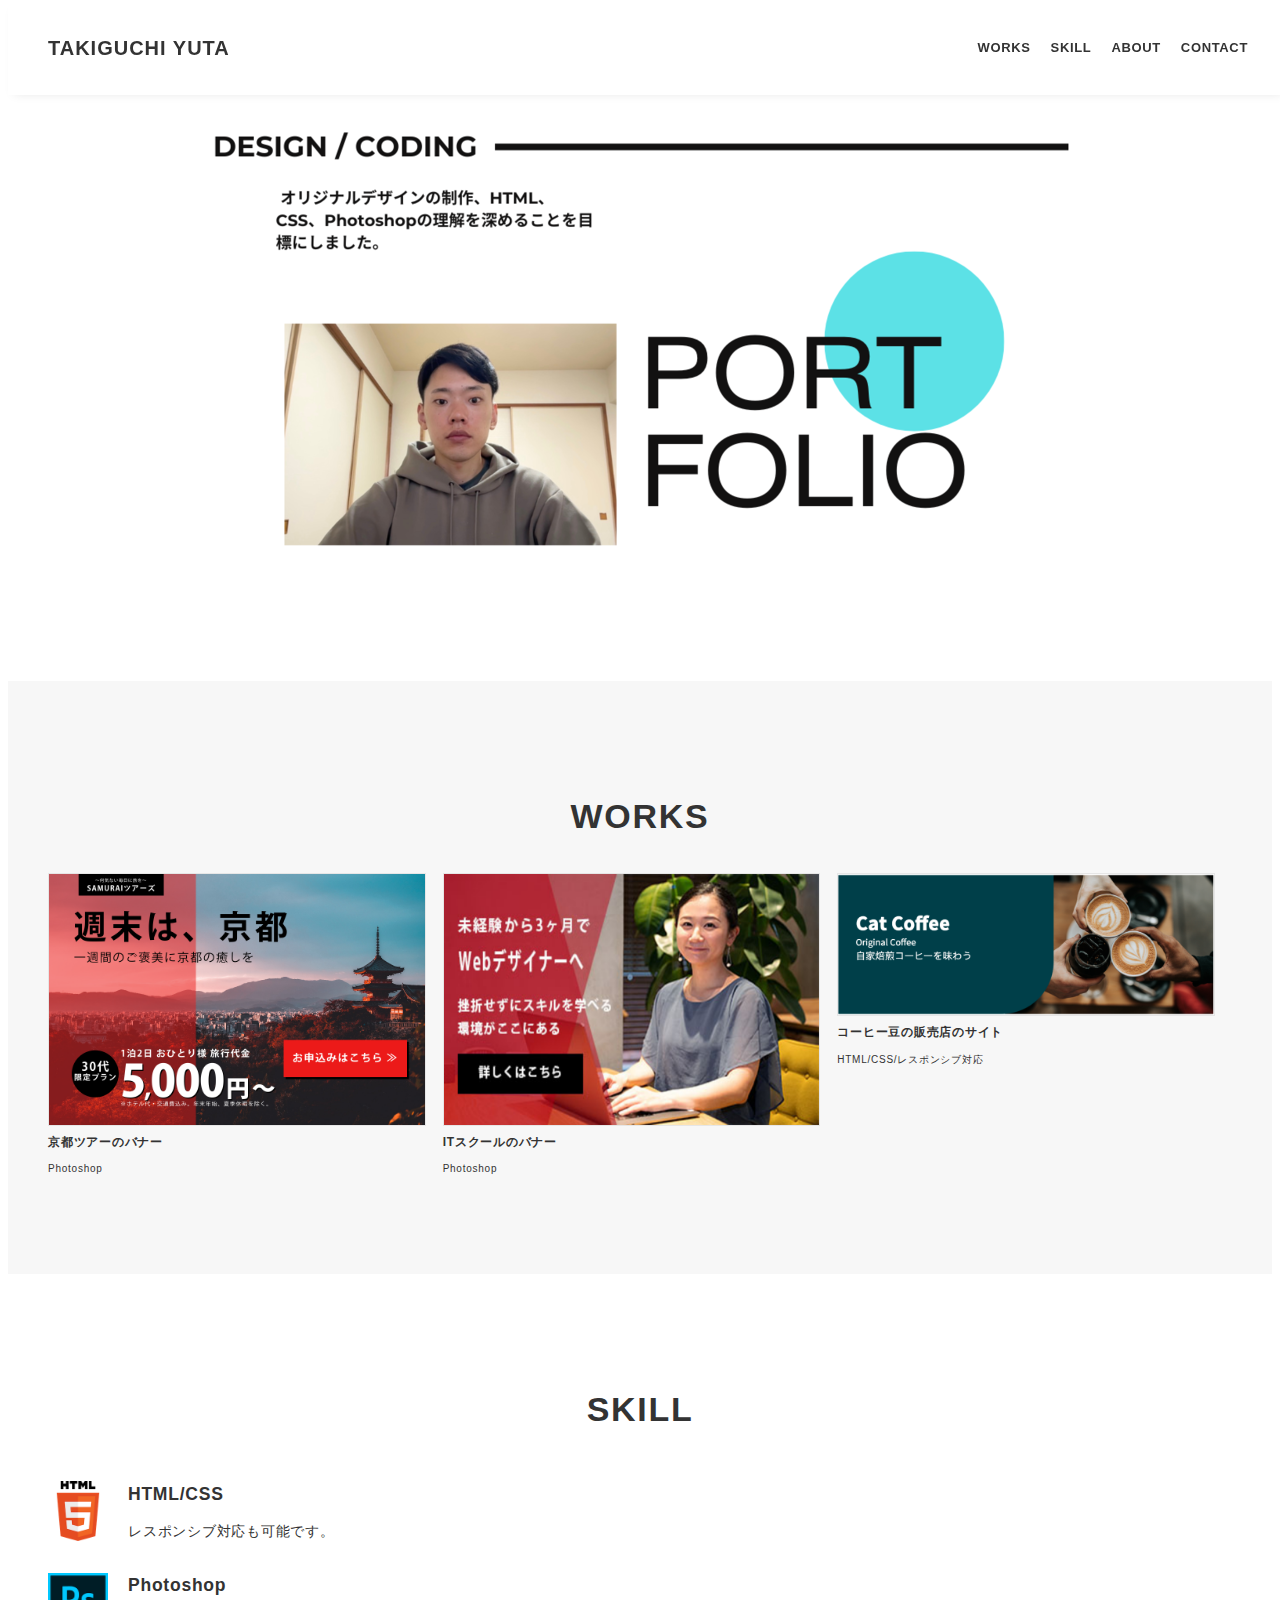
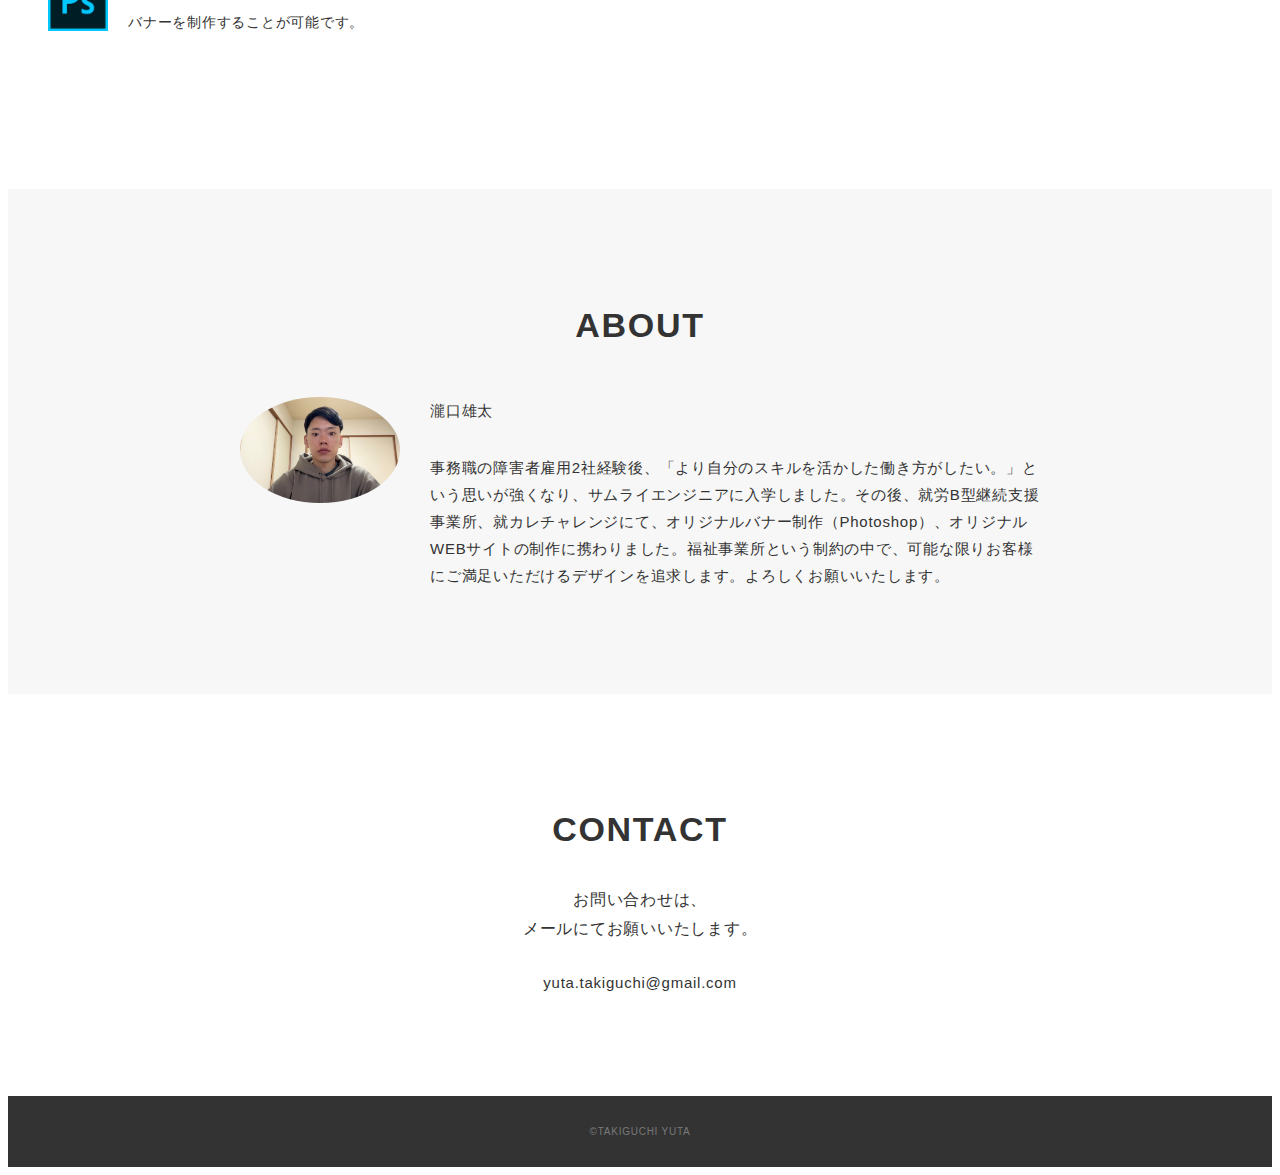
<file: portfolio/index.html>
<!DOCTYPE html>
<html>
<head>
  <meta charset="utf-8">
  <meta name="viewport" content="width=device-width, initial-scale=1.0, maximum-scale=1.0, minimum-scale=1.0">
  <title>瀧口雄太 ポートフォリオ</title>
  <link href="css/style.css" media="all" rel="stylesheet" type="text/css" />
</head>

<body>
  <div class="wrapper">

    <!-- header -->
    <header class="header ">
      <div class="container">
        <h1 class="header-logo">
          <a href="#">TAKIGUCHI YUTA</a>
        </h1>
        <nav class="gnav">
          <ul class="gnav-list">
            <li class="gnav-item"><a href="#works">WORKS</a></li>
            <li class="gnav-item"><a href="#skill">SKILL</a></li>
            <li class="gnav-item"><a href="#about">ABOUT</a></li>
            <li class="gnav-item"><a href="#contact">CONTACT</a></li>
          </ul>
        </nav>
      </div>
    </header>
    <!-- /header -->

    <main class="content">

      <!-- main visual -->
      <div class="mv">
        <div class="mv-container">
          <img src="img/first-view.png" alt="メイン画像">
        </div>
      </div>
      <!-- /main visual -->

      <!-- works -->
      <section class="works section" id="works">
        <div class="container">
          <h2 class="title">WORKS</h2>
          <div class="works-list">
            <a class="works-item" href="works-1.html">
              <div class="works-img"><img src="img/works/photoshop1.png" alt="Photoshop" /></div>
              <p class="works-name">京都ツアーのバナー</p>
              <p class="works-info">Photoshop</p>
            </a>
            <a class="works-item" href="works-2.html">
              <div class="works-img"><img src="img/works/photoshop2.png" alt="Photoshop" /></div>
              <p class="works-name">ITスクールのバナー</p>
              <p class="works-info">Photoshop</p>
            </a>
            <a class="works-item" href="works-3.html">
              <div class="works-img"><img src="img/works/html1.png" alt="html1" /></div>
              <p class="works-name">コーヒー豆の販売店のサイト</p>
              <p class="works-info">HTML/CSS/レスポンシブ対応</p>
            </a>
          </div>
        </div>
      </section>
      <!-- /works -->

      <!-- skill -->
      <section class="skill section" id="skill">
        <div class="container">
          <h2 class="title">SKILL</h2>
          <div class="skill-list">
            <div class="skill-item">
              <p class="skill-img"><img src="img/skills/html.png" alt="html"></p>
              <div class="skill-body">
                <h3 class="skill-name">HTML/CSS</h3>
                <p class="skill-text">
                  レスポンシブ対応も可能です。</p>
              </div>
            </div>
            </div>            
            <div class="skill-item">
              <p class="skill-img"><img src="img/skills/photoshop.png" alt="photoshop"></p>
              <div class="skill-body">
                <h3 class="skill-name">Photoshop</h3>
                <p class="skill-text">
                  バナーを制作することが可能です。</p>
              </div>
            </div>
            </div>
            </div>
          </div>
        </div>
      </section>
      <!-- /skill -->

      <!-- about -->
      <section class="about section" id="about">
        <div class="container">
          <h2 class="title">ABOUT</h2>
          <div class="profile">
            <p class="profile-img">
              <img src="img/about.png" alt="about">
            </p>
            <div class="profile-body">
              <p>
                瀧口雄太
              </p>
              <p>
                事務職の障害者雇用2社経験後、「より自分のスキルを活かした働き方がしたい。」という思いが強くなり、サムライエンジニアに入学しました。その後、就労B型継続支援事業所、就カレチャレンジにて、オリジナルバナー制作（Photoshop）、オリジナルWEBサイトの制作に携わりました。福祉事業所という制約の中で、可能な限りお客様にご満足いただけるデザインを追求します。よろしくお願いいたします。
              </p>
              
            </div>
          </div>
        </div>
      </section>
      <!-- /about -->

      <!-- contact -->
      <section class="contact section" id="contact">
        <div class="container">
          <h2 class="title">CONTACT</h2>
          <p class="lead">
            お問い合わせは、<br class="sp-only">メールにてお願いいたします。
          <p>yuta.takiguchi@gmail.com</p>
          </p>
        </div>
      </section>
      <!-- /contact -->
    </main>

    <!-- footer -->
    <footer class="footer">
      <div class="copyright">&copy;TAKIGUCHI YUTA</div>
    </footer>
    <!-- /footer -->

  </div>
</body>
</html>
</file>
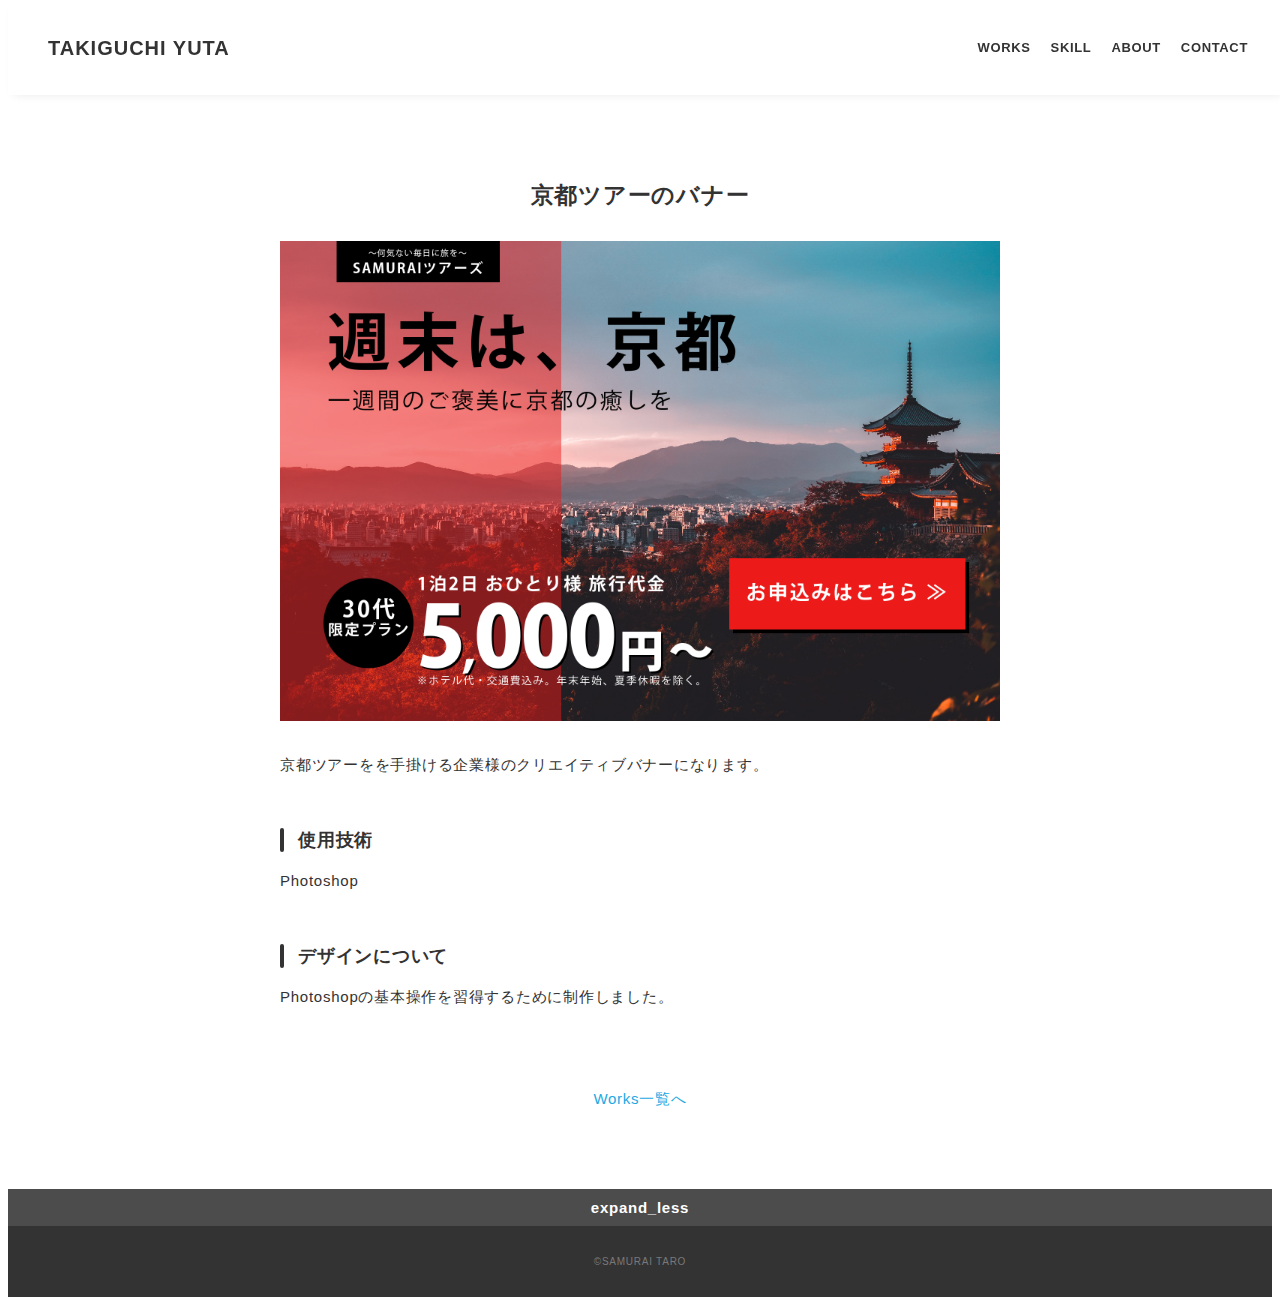
<file: portfolio/works-1.html>
<!DOCTYPE html>
<html>
<head>
  <meta charset="utf-8">
  <meta name="viewport" content="width=device-width, initial-scale=1.0, maximum-scale=1.0, minimum-scale=1.0">
  <title>瀧口雄太 ポートフォリオ</title>
  <link href="css/style.css" media="all" rel="stylesheet" type="text/css" />
</head>

<body>
  <div class="wrapper">

    <!-- header -->
    <header class="header ">
      <div class="container">
        <h1 class="header-logo">
          <a href="index.html">TAKIGUCHI YUTA</a>
        </h1>
        <nav class="gnav">
          <ul class="gnav-list">
            <li class="gnav-item"><a href="index.html#works">WORKS</a></li>
            <li class="gnav-item"><a href="index.html#skill">SKILL</a></li>
            <li class="gnav-item"><a href="index.html#about">ABOUT</a></li>
            <li class="gnav-item"><a href="index.html#contact">CONTACT</a></li>
          </ul>
        </nav>
      </div>
    </header>
    <!-- /header -->

    <main class="content">

      <article class="article">
        <div class="article-container">
          <h2 class="article-title">京都ツアーのバナー</h2>
          <div class="article-body">
            <p style="text-align: center;">
              <img src="img/works-detail/works-1.png" alt="">
            </p>
            <p>
              京都ツアーをを手掛ける企業様のクリエイティブバナーになります。
            </p>
            <h3>使用技術</h3>
            <p>Photoshop</p>
            <h3>デザインについて</h3>
            <p>
              Photoshopの基本操作を習得するために制作しました。
            </p>
          </div>
          <div class="home-link">
            <a href="index.html#works">Works一覧へ</a>
          </div>
        </div>
      </article>

      <div class="page-top" id="js-page-top">
        <span class="material-icons-outlined">expand_less</span>
      </div>
    </main>

    <!-- footer -->
    <footer class="footer">
      <div class="copyright">&copy;SAMURAI TARO</div>
    </footer>
    <!-- /footer -->

  </div>
</body>
</html>
</file>
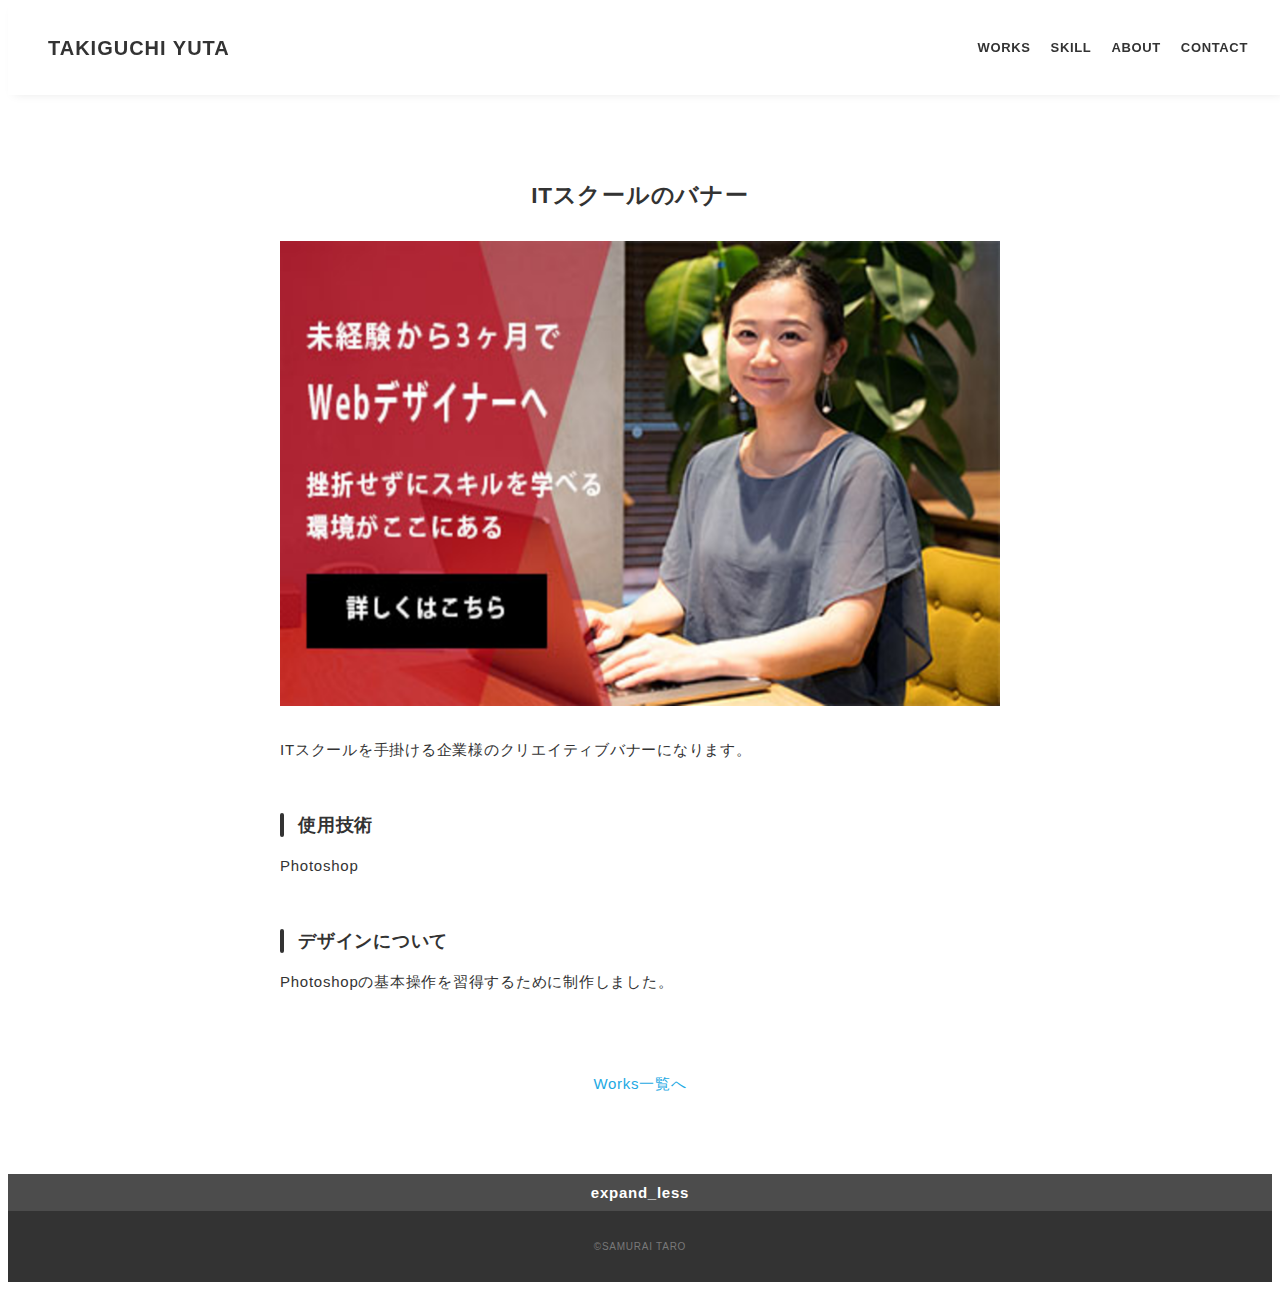
<file: portfolio/works-2.html>
<!DOCTYPE html>
<html>
<head>
  <meta charset="utf-8">
  <meta name="viewport" content="width=device-width, initial-scale=1.0, maximum-scale=1.0, minimum-scale=1.0">
  <title>瀧口雄太 ポートフォリオ</title>
  <link href="css/style.css" media="all" rel="stylesheet" type="text/css" />
</head>

<body>
  <div class="wrapper">

    <!-- header -->
    <header class="header ">
      <div class="container">
        <h1 class="header-logo">
          <a href="index.html">TAKIGUCHI YUTA</a>
        </h1>
        <nav class="gnav">
          <ul class="gnav-list">
            <li class="gnav-item"><a href="index.html#works">WORKS</a></li>
            <li class="gnav-item"><a href="index.html#skill">SKILL</a></li>
            <li class="gnav-item"><a href="index.html#about">ABOUT</a></li>
            <li class="gnav-item"><a href="index.html#contact">CONTACT</a></li>
          </ul>
        </nav>
      </div>
    </header>
    <!-- /header -->

    <main class="content">

      <article class="article">
        <div class="article-container">
          <h2 class="article-title">ITスクールのバナー</h2>
          <div class="article-body">
            <p style="text-align: center;">
              <img src="img/works-detail/works-2.png" alt="">
            </p>
            <p>
              ITスクールを手掛ける企業様のクリエイティブバナーになります。
            </p>
            <h3>使用技術</h3>
            <p>Photoshop</p>
            <h3>デザインについて</h3>
            <p>
              Photoshopの基本操作を習得するために制作しました。
            </p>
          </div>
          <div class="home-link">
            <a href="index.html#works">Works一覧へ</a>
          </div>
        </div>
      </article>

      <div class="page-top" id="js-page-top">
        <span class="material-icons-outlined">expand_less</span>
      </div>
    </main>

    <!-- footer -->
    <footer class="footer">
      <div class="copyright">&copy;SAMURAI TARO</div>
    </footer>
    <!-- /footer -->

  </div>
</body>
</html>
</file>
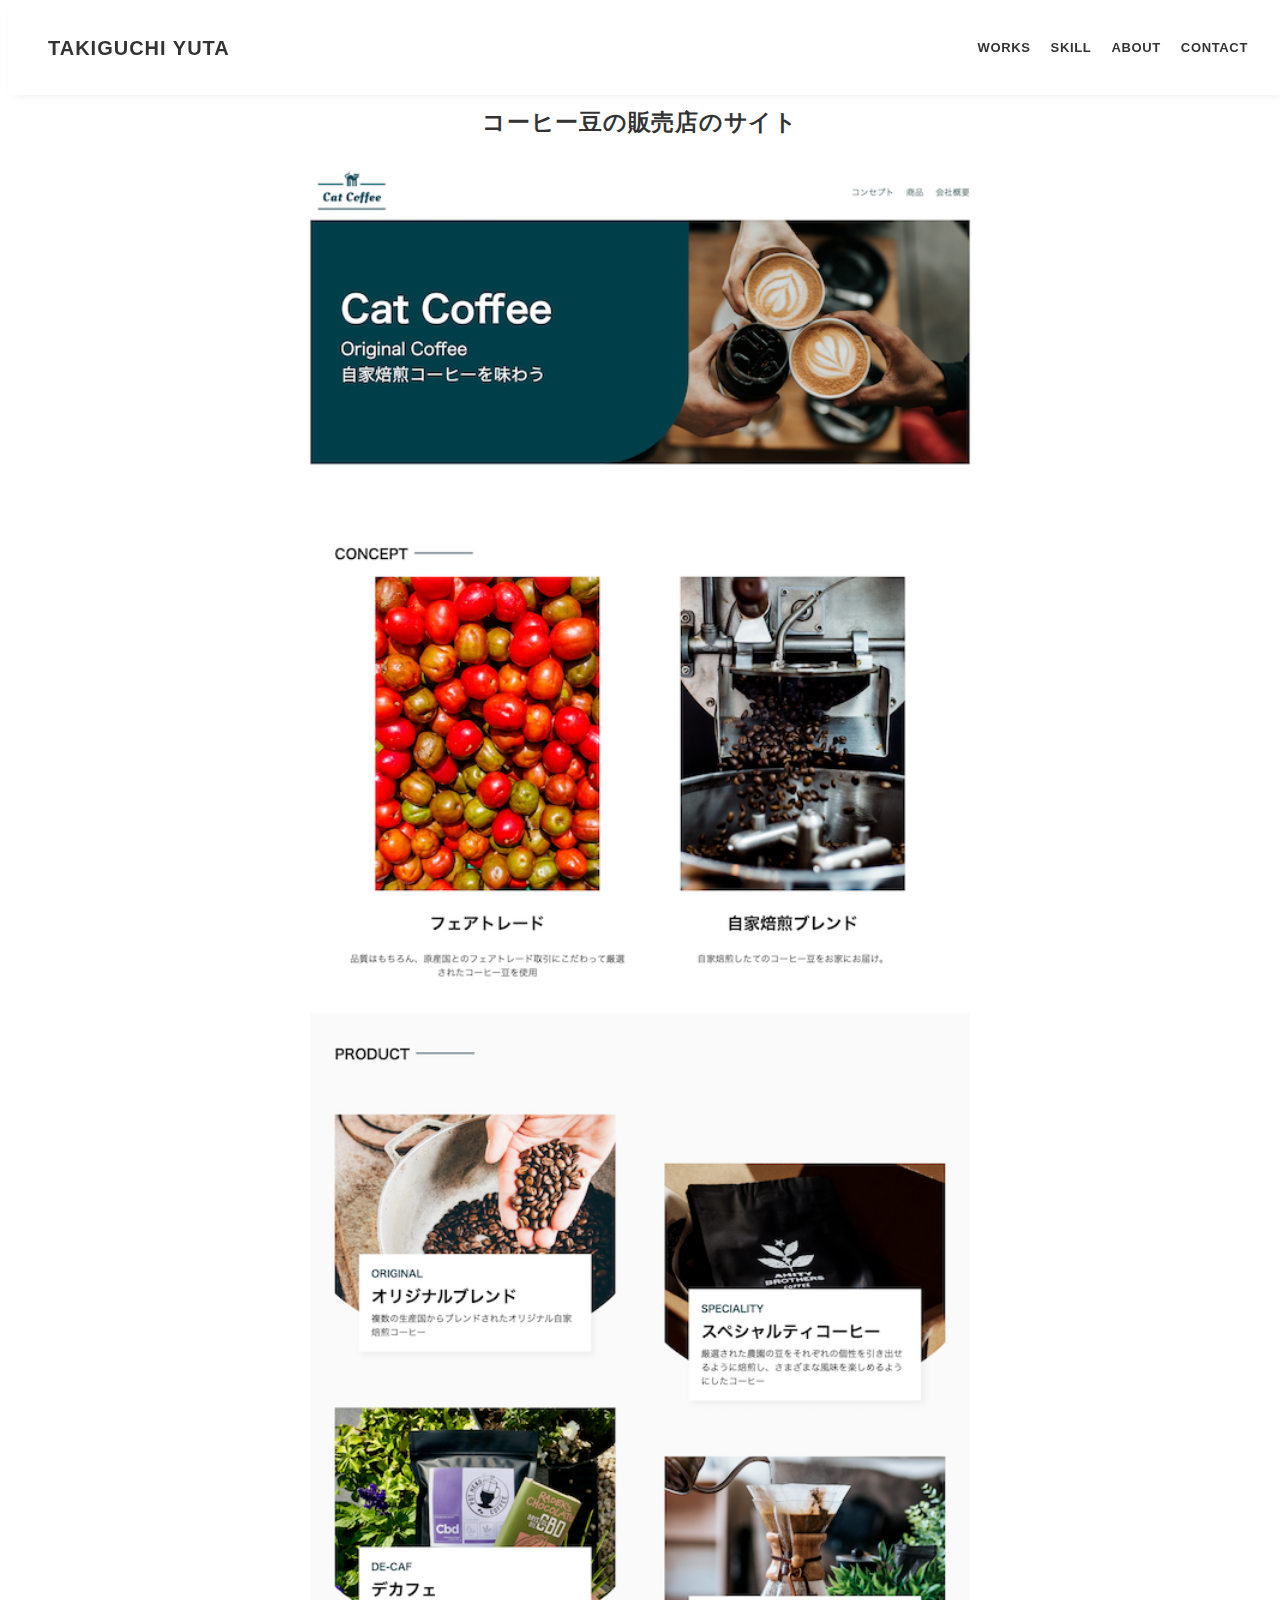
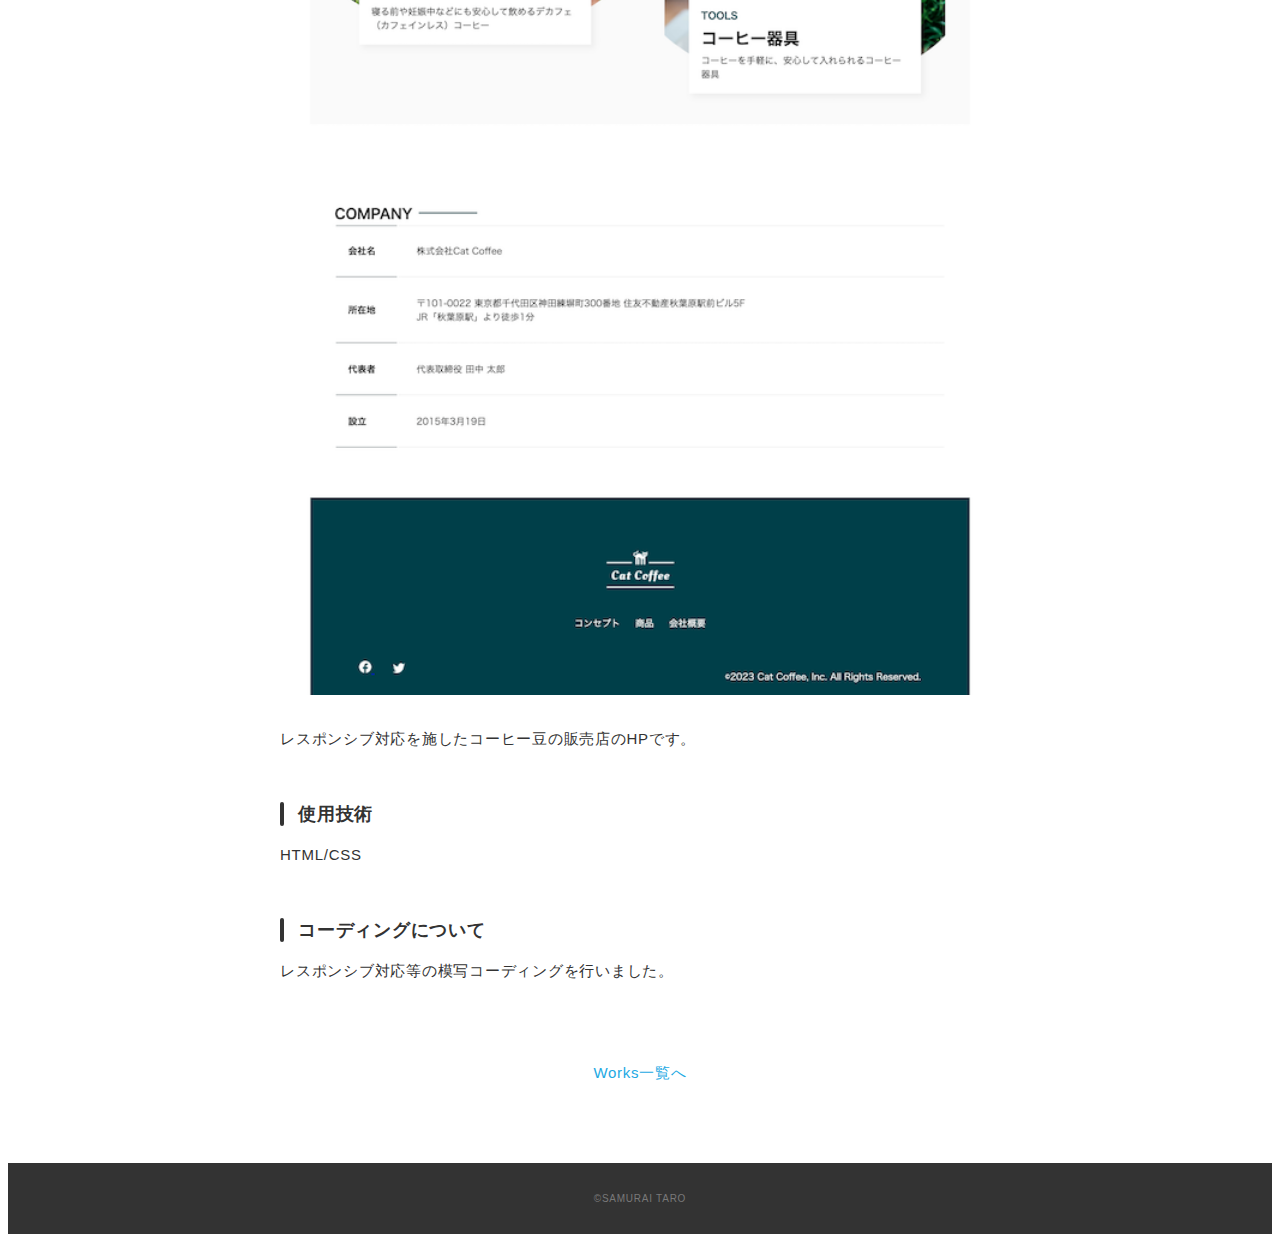
<file: portfolio/works-3.html>
<!DOCTYPE html>
<html>
<head>
  <meta charset="utf-8">
  <meta name="viewport" content="width=device-width, initial-scale=1.0, maximum-scale=1.0, minimum-scale=1.0">
  <title>瀧口雄太 ポートフォリオ</title>
  <link href="css/style.css" media="all" rel="stylesheet" type="text/css" />
</head>

<body>
    <!-- header -->
    <header class="header ">
      <div class="container">
        <h1 class="header-logo">
          <a href="index.html">TAKIGUCHI YUTA</a>
        </h1>
        <nav class="gnav">
          <ul class="gnav-list">
            <li class="gnav-item"><a href="index.html#works">WORKS</a></li>
            <li class="gnav-item"><a href="index.html#skill">SKILL</a></li>
            <li class="gnav-item"><a href="index.html#about">ABOUT</a></li>
            <li class="gnav-item"><a href="index.html#contact">CONTACT</a></li>
          </ul>
        </nav>
      </div>
    </header>
    <!-- /header -->

    <main class="content">

      <article class="article">
        <div class="article-container">
          <h2 class="article-title">コーヒー豆の販売店のサイト</h2>
          <div class="article-body">
            <p>
              <img src="img/works-detail/works-3.png" alt="">
            </p>
            <p>
              レスポンシブ対応を施したコーヒー豆の販売店のHPです。
            </p>
            <h3>使用技術</h3>
            <p>HTML/CSS</p>
            <h3>コーディングについて</h3>
            <p>
              レスポンシブ対応等の模写コーディングを行いました。
            </p>
          </div>
          <div class="home-link">
            <a href="index.html#works">Works一覧へ</a>
          </div>
        </div>
      </article>
    </main>

    <!-- footer -->
    <footer class="footer">
      <div class="copyright">&copy;SAMURAI TARO</div>
    </footer>
    <!-- /footer -->

  </div>
</body>
</html>
</file>
<file: portfolio/css/style.css>
body {
  font-family: "Montserrat","Helvetica Neue",Arial,"Hiragino Kaku Gothic ProN","Hiragino Sans",Meiryo,sans-serif;
  font-size: 15px;
  letter-spacing: .05em;
  color: #333;
}

a {
  transition: opacity .3s;
  text-decoration: none;
  color: #1ca9e3;
}

img {
  max-width: 100%;
  height: auto;
  vertical-align: bottom;
  border-style: none;
}

/*--------------------------------
 レイアウト
---------------------------------*/
.wrapper {
  padding-top: 73px;
}

.section {
  padding: 90px 0;
}

.section:nth-of-type(odd) {
  background-color: #f7f7f7;
}

.container {
  max-width: 1340px;
  margin: 0 auto;
  padding: 0 40px;
}

/*--------------------------------
 見出し
---------------------------------*/
.title {
  font-size: 34px;
  font-weight: bold;
  line-height: 1;
  margin-bottom: 40px;
  text-align: center;
  letter-spacing: .05em;
  color: #333;
}

.lead {
  font-size: 16px;
  line-height: 1.8;
  margin-bottom: 30px;
}

/*--------------------------------
ヘッダー
---------------------------------*/
.header {
  position: fixed;
  top: 0;
  z-index: 1;
  width: 100%;
  background-color: #fff;
  box-shadow: 0 5px 10px -6px rgba(0,0,0,.1);
}

.header .container {
  display: flex;
  align-items: center;
  justify-content: space-between;
  padding: 20px 40px;
}

.header-logo {
  font-size: 20px;
  font-weight: bold;
  line-height: 1.2;
  margin-right: 20px;
  letter-spacing: .05em;
}

.header-logo a {
  color: #333;
}

.gnav-list {
  display: flex;
  justify-content: space-between;
  list-style: none;
}

.gnav-item:not(:last-child) {
  margin-right: 20px;
}

.gnav-item a {
  position: relative;
  font-size: 13px;
  font-weight: bold;
  display: inline-block;
  padding: 5px 0;
  transition: .3s;
  letter-spacing: .05em;
  color: #333;
}
.gnav-item a:after {
  position: absolute;
  bottom: 0;
  left: 50%;
  width: 0;
  height: 3px;
  content: "";
  transition: .3s;
  -webkit-transform: translateX(-50%);
  transform: translateX(-50%);
  background-color: #333;
}

.gnav-item a:hover:after {
  width: 100%;
}

/*--------------------------------
 メインビジュアル
---------------------------------*/
.mv {
  display: flex;
  align-items: center;
  justify-content: center;
  height: auto;
  text-align: center;
}

.mv-container {
  position: relative;
  padding: 0 20px;
}

.mv-container img {
  width: 100%;
  height: auto;
}

/*--------------------------------
 Works
---------------------------------*/
.works-list {
  display: flex;
  flex-wrap: wrap;
  margin-bottom: -40px;
}

.works-item {
  width: 31.74603%;
  margin-right: 1.58730%;
  margin-bottom: 40px;
  color: #333;
}

.works-item:hover {
  opacity: .9;
}

.works-item:nth-of-type(3n) {
  margin-right: 0;
}

.works-img img {
  border: 1px solid #e6e6e6;
}

.works-name {
  font-size: 12px;
  font-weight: bold;
  margin-top: 8px;
}

.works-info {
  font-size: 10px;
  margin-top: 5px;
}

/*--------------------------------
 Skill
---------------------------------*/
.skill-list {
  display: flex;
  flex-wrap: wrap;
  justify-content: space-between;
  margin-bottom: -50px;
}

.skill-item {
  display: flex;
  align-items: flex-start;
  justify-content: space-between;
  width: 48%;
  margin-bottom: 50px;
}

.skill-img {
  width: 60px;
  height: auto;
  margin-right: 20px;
}

.skill-body {
  flex: 1;
}

.skill-name {
  margin-bottom: 10px;
}

.skill-text {
  font-size: 14px;
  line-height: 1.8;
}

/*--------------------------------
 About
---------------------------------*/
.profile {
  display: flex;
  flex-wrap: wrap;
  max-width: 800px;
  margin: 0 auto;
}
.profile-img {
  width: 20%;
  margin-right: 30px;
  border-radius: 50%;
}
.profile-img img {
  border-radius: 50%;
}
.profile-body {
  flex: 1;
}

.profile-body p {
  font-size: 15px;
  line-height: 1.8;
}

.profile-body p:not(:last-child) {
  margin-bottom: 30px;
}

/*--------------------------------
 Contact
---------------------------------*/
.contact {
  text-align: center;
}

.contact-item:not(:last-child) {
  margin-right: 10px;
}

.contact-text {
  margin-top: 10px;
}
/*--------------------------------
 ページトップ
---------------------------------*/
.page-top {
  font-weight: bold;
  padding: 10px;
  cursor: pointer;
  text-align: center;
  background-color: #4c4c4c;
}

.page-top .material-icons-outlined {
  vertical-align: bottom;
  color: #fff;
}

/*--------------------------------
 フッター
---------------------------------*/
.footer {
  padding: 30px;
  background-color: #333;
}

.copyright {
  font-size: 10px;
  text-align: center;
  color: #797979;
}

/*--------------------------------
 下層：Worksページ
---------------------------------*/
.article {
  padding: 80px 0;
}

.article-container {
  max-width: 1040px;
  margin: 0 auto;
  padding: 0 20px;
}

.article-title {
  margin-bottom: 30px;
  text-align: center;
}

.article-body {
  max-width: 720px;
  margin: 0 auto;
  margin-bottom: 80px;
}

.article-body h3 {
  position: relative;
  font-size: 18px;
  margin-bottom: 5px;
  padding-left: 1em;
}

.article-body img {
  width: 100%;
  height: auto;
}

.article-body h3:not(:first-child) {
  margin-top: 50px;
}

.article-body h3::before {
  position: absolute;
  top: 0;
  left: 0;
  width: 4px;
  height: 100%;
  content: "";
  border-radius: 3px;
  background-color: #333;
}

.article-body p {
  font-size: 15px;
  line-height: 1.8;
  margin-bottom: 30px;
}

.home-link {
  text-align: center;
}

/*media Queries 767
----------------------------------------------------*/
@media screen and (max-width: 767px) {
  body {
    font-size: 14px;
  }

  .pc-only {
    display: none;
  }

  .sp-only {
    display: block;
  }

  /* 見出し */
  .title {
    font-size: 26px;
    margin-bottom: 20px;
  }

  .lead {
    font-size: 14px;
    line-height: 1.7;
    margin-bottom: 20px;
  }

  /* レイアウト */
  .wrapper {
    padding-top: 57px;
  }

  .section {
    padding: 60px 0;
  }

  .container {
    padding: 0 20px;
  }

  /* ヘッダー */
  .header .container {
    padding: 15px;
  }

  .header-logo {
    font-size: 15px;
    margin-right: 15px;
  }

  .gnav-item:not(:last-child) {
    margin-right: 10px;
  }

  .gnav-item a {
    font-size: 10px;
  }

  .gnav-item a:after {
    display: none;
  }

  /*  メインビジュアル */
  .mv {
    height: 40vh;
  }

  .mv-container {
    padding: 0 20px;
  }

  .mv-title {
    font-size: 30px;
  }
  .mv-subtitle {
    font-size: 16px;
    margin-bottom: 20px;
  }

  .mv-text {
    top: 75%;
    font-size: 14px;
    line-height: 1.7;
  }

  /* Works */
  .works-name {
    font-size: 12px;
  }

  .works-info {
    margin-top: 3px;
  }

  .works-list {
    justify-content: space-between;
  }

  .works-item {
    flex: 0 0 48%;
    margin-right: 0;
    margin-bottom: 30px;
  }

  /* Skill */
  .skill-list {
    display: block;
    margin-bottom: 0;
  }

  .skill-item {
    width: 100%;
    margin-bottom: 35px;
  }

  .skill-item:last-child {
    margin-bottom: 0;
  }

  .skill-name {
    margin-bottom: 5px;
  }

  .skill-text {
    font-size: 13px;
    line-height: 1.7;
  }

  .container {
    display: flex;
  }

  /* About */
  .profile {
    display: block;
  }
  .profile-img {
    width: 150px;
    margin: 0 auto;
    margin-bottom: 25px;
  }

  .profile-body p {
    font-size: 14px;
    line-height: 1.7;
  }

  .profile-body p:not(:last-child) {
    margin-bottom: 20px;
  }

  /* フッター */
  .footer {
    padding: 20px;
  }

  /* 下層ページ */
  .article {
    padding: 50px 0;
  }

  .article-body h3 {
    font-size: 16px;
    padding-left: .8em;
  }

  .article-body h3:not(:first-child) {
    margin-top: 30px;
  }

  .article-body p {
    font-size: 14px;
    line-height: 1.7;
    margin-bottom: 20px;
  }
}
</file>
